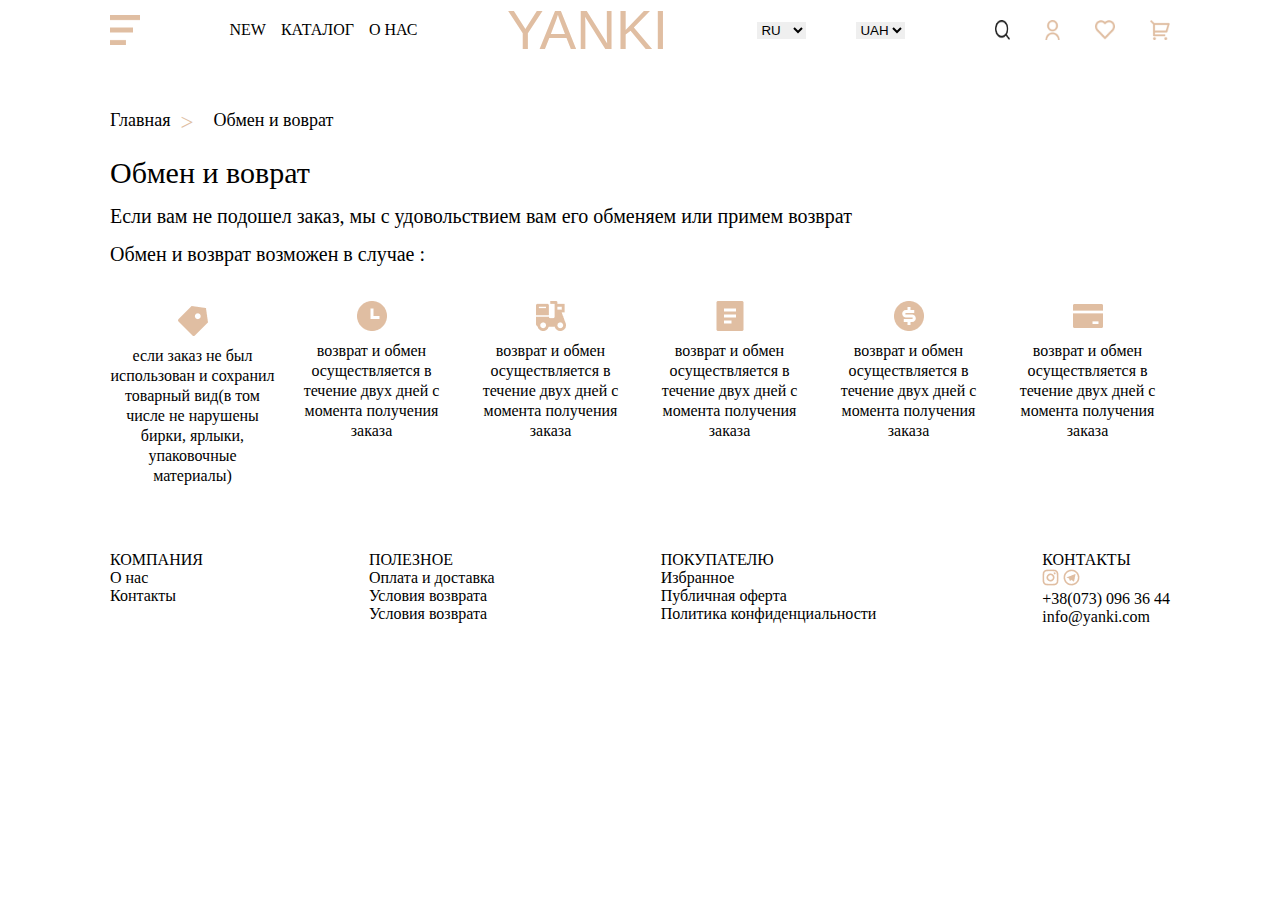
<file: index.html>
<!DOCTYPE html>
<html lang="en">

<head>
    <meta charset="UTF-8">
    <meta name="viewport" content="width=device-width, initial-scale=1.0">
    <link rel="stylesheet" href="./style.css">
    <title>Document</title>
</head>

<body>
    <div class="navbar">
        <img src="./img/Group 1 (1).png" alt="">
        <div class="box1">
            <p class="p111">NEW</p>
            <p class="p111">КАТАЛОГ</p>
            <p class="p111">О НАС</p>
        </div>
        <div class="box2">
            <p class="p121">YANKI</p>
        </div>
        <div class="box3">
            <select name="" id="">
                <option value="k1">RU</option>
                <option value="k1">UZB</option>
                <option value="k1">ENG</option>
            </select>
            <select class="sel1" name="" id="">
                <option value="">UAH</option>
            </select>
        </div>
        <div class="box4">
            <img class="i1" src="./img/Frame.png" alt="">
            <img class="i1" src="./img/Vector.png" alt="">
            <img class="i2" src="./img/Vector (1).png" alt="">
            <img class="i3" src="./img/Vector (2).png" alt="">
        </div>
    </div>

    <div class="pasti">
        <div class="box5">
            <p>Главная
            <p class="l">></p>
            </p>
            <p class="l1">Обмен и воврат</p>
        </div>
        <div class="box6">
            <p>Обмен и воврат</p>
            <p class="l2">Если вам не подошел заказ, мы с удовольствием вам его обменяем или примем возврат</p>
            <p class="l3">Обмен и возврат возможен в случае :</p>
        </div>
        <div class="box7">
            <div class="box8">
                <div class="a1">
                    <img src="./img/Vector (4).png" alt="">
                    <p>если заказ не был использован и сохранил товарный вид(в том числе не нарушены бирки, ярлыки,
                        упаковочные материалы)</p>
                </div>
                <div class="a2">
                    <img src="./img/Frame (1).png" alt="">
                    <p>возврат и обмен осуществляется в течение двух дней с момента получения заказа
                    </p>
                </div>
                <div class="a3">
                    <img src="./img/Frame (2).png" alt="">
                    <p>возврат и обмен осуществляется в течение двух дней с момента получения заказа
                    </p>
                </div>
                <div class="a4">
                    <img src="./img/Frame (3).png" alt="">
                    <p>возврат и обмен осуществляется в течение двух дней с момента получения заказа
                    </p>
                </div>
                <div class="a5">
                    <img src="./img/Frame (4).png" alt="">
                    <p>возврат и обмен осуществляется в течение двух дней с момента получения заказа
                    </p>
                </div>
                <div class="a6">
                    <img src="./img/Frame (5).png" alt="">
                    <p>возврат и обмен осуществляется в течение двух дней с момента получения заказа
                    </p>
                </div>
            </div>
            <div class="box9">
                <div class="a7">
                    <p>КОМПАНИЯ</p>
                    <p class="o1">O нас</p>
                    <p class="o2">Контакты</p>
                </div>
                <div class="a8">
                    <p>ПОЛЕЗНОЕ</p>
                    <p class="o3">Оплата и доставка</p>
                    <p class="o4">Условия возврата</p>
                    <p class="o5">Условия возврата</p>
                </div>
                <div class="a9">
                    <p>ПОКУПАТЕЛЮ</p>
                    <p class="o6">Избранное</p>
                    <p class="o7">Публичная оферта</p>
                    <p class="o8">Политика конфиденциальности</p>
                </div>
                <div class="a10">
                    <p>КОНТАКТЫ</p>
                    <p class="09">
                        <img src="./img/Vector (5).png" alt="">
                        <img src="./img/Vector (6).png" alt="">
                    </p>
                    <p class="o10">+38(073) 096 36 44</p>
                    <p class="o11">info@yanki.com</p>
                </div>
            </div>

        </div>
    </div>

</body>

</html>
</file>
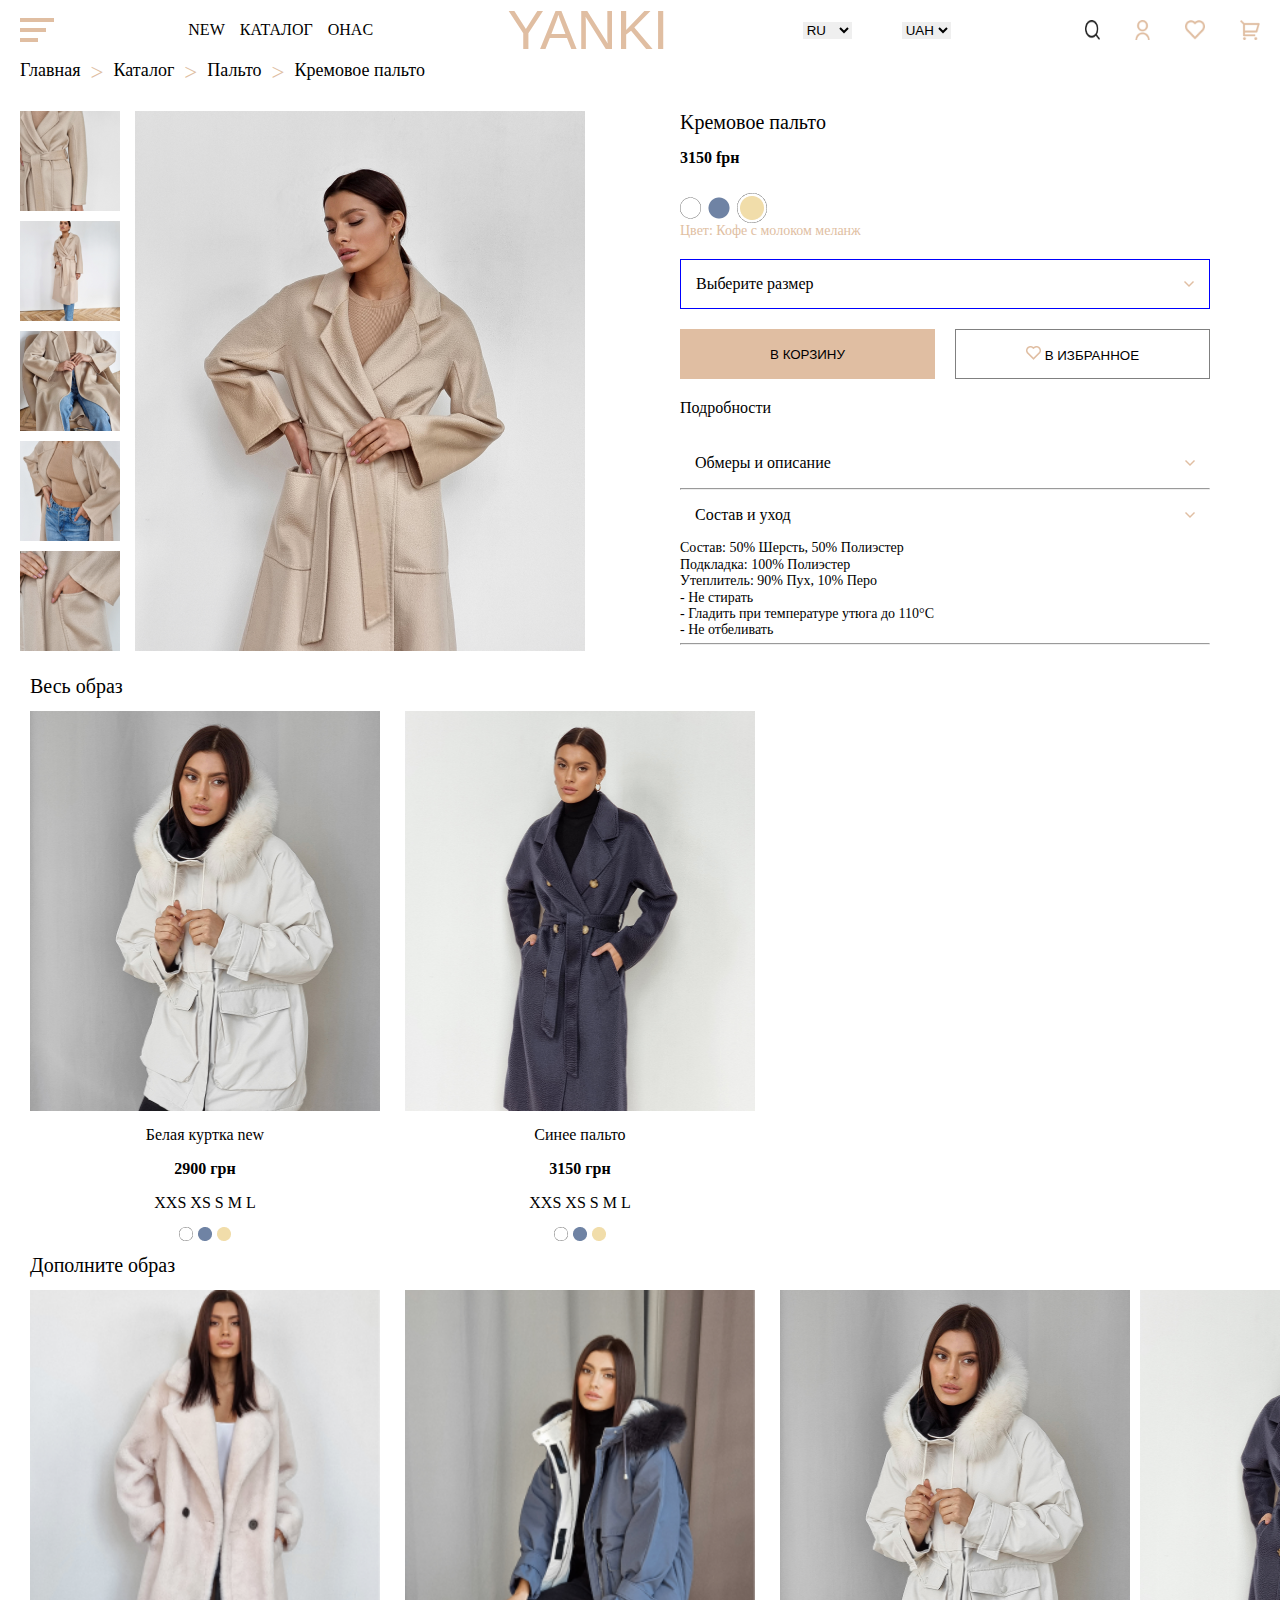
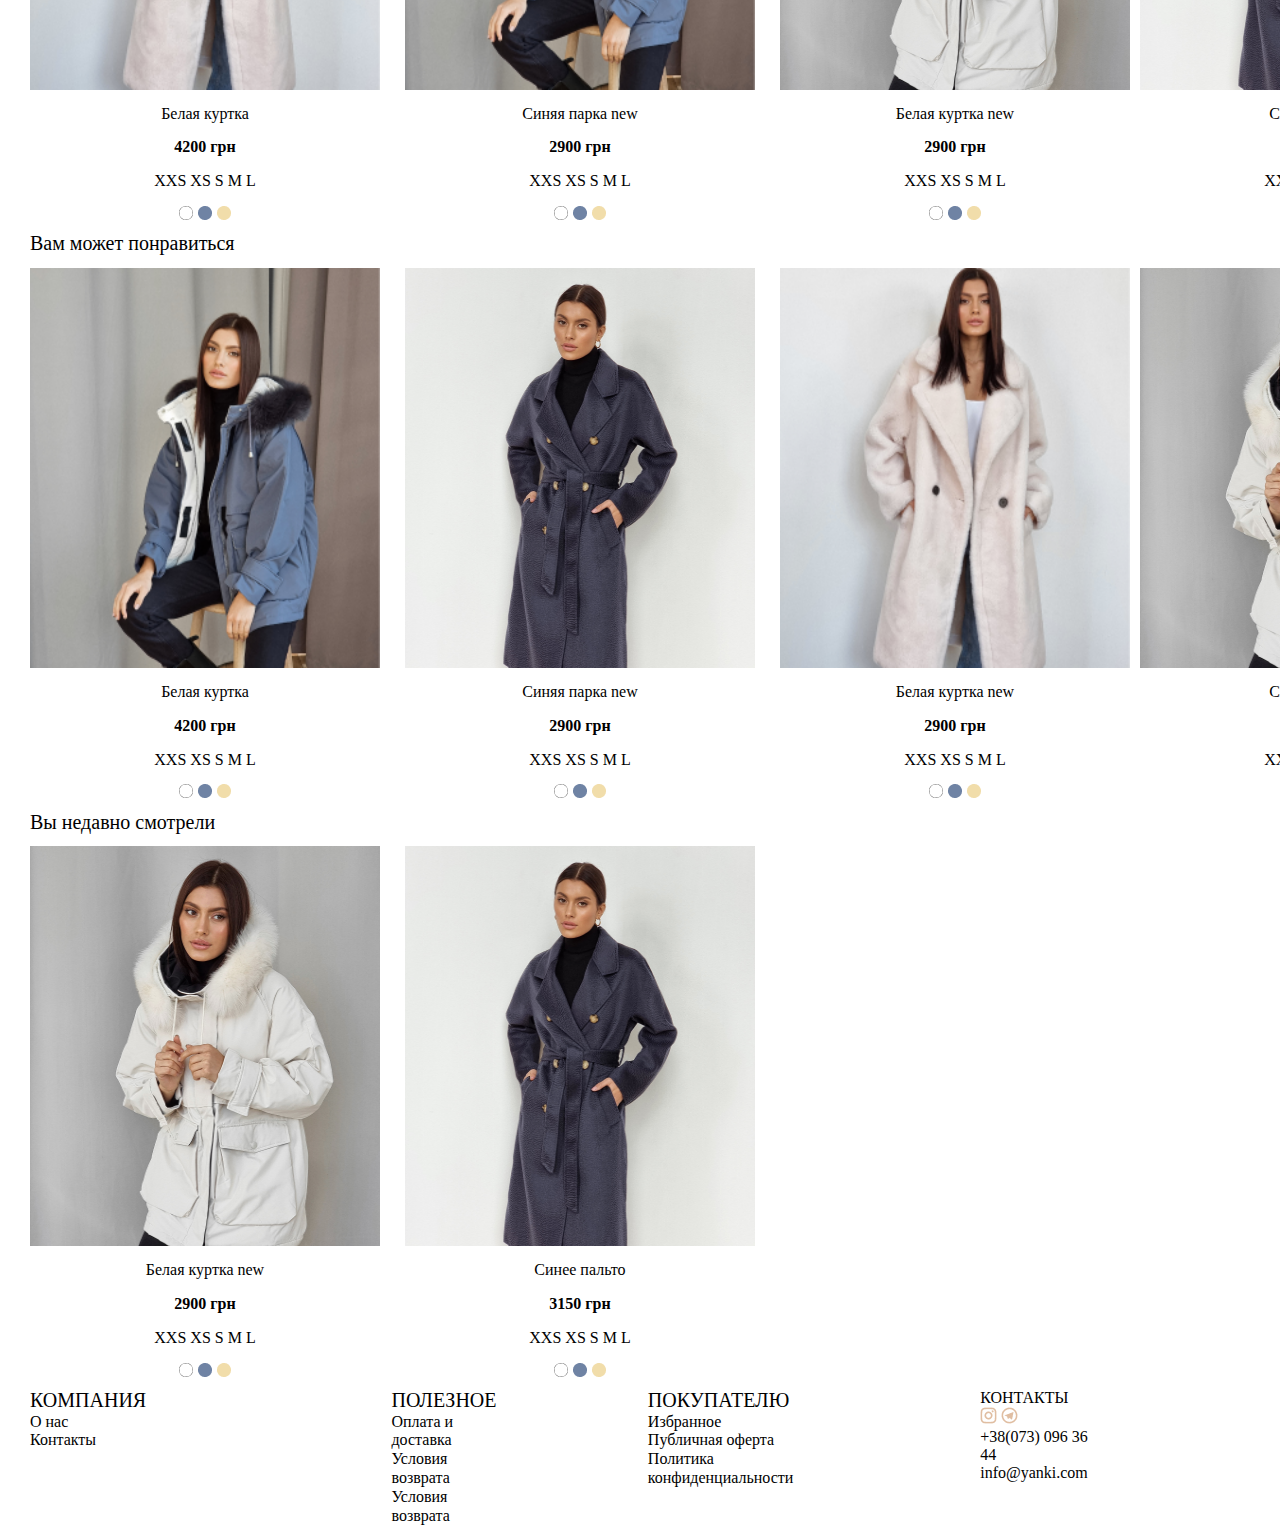
<file: index1.html>
<!DOCTYPE html>
<html lang="en">

<head>
    <meta charset="UTF-8">
    <meta name="viewport" content="width=device-width, initial-scale=1.0">
    <link rel="stylesheet" href="./css.css">
    <title>Document</title>
</head>

<body>
    <div class="now">
        <div class="navbar">
            <img src="./img/Group 1 (1).png" alt="">
            <div class="box1">
                <p class="p111">NEW</p>
                <p class="p111">КАТАЛОГ</p>
                <p class="p111">OHAC</p>
            </div>
            <div class="box2">
                <p>YANKI</p>
            </div>
            <div class="box3">
                <select name="" id="">
                    <option value="k1">RU</option>
                    <option value="k1">UZB</option>
                    <option value="k1">ENG</option>
                </select>
                <select class="sel1" name="" id="">
                    <option value="">UAH</option>
                </select>
            </div>
            <div class="box4">
                <img class="i1" src="./img/Frame.png" alt="">
                <img class="i1" src="./img/Vector.png" alt="">
                <img class="i2" src="./img/Vector (1).png" alt="">
                <img class="i3" src="./img/Vector (2).png" alt="">
            </div>
        </div>
        <div class="pasti">
            <div class="box5">
                <p>Главная</p>
                <p class="l">></p>
                <p class="l2">Каталог</p>
                <p class="l3">></p>
                <p class="l4">Пальто</p>
                <p class="l5">></p>
                <p class="l7">Кремовое пальто</p>
            </div>
            <div class="box6">
                <div class="box7">
                    <div class="box8">
                        <img src="./img/Rectangle 21.png" alt="">
                        <img src="./img/Rectangle 22.png" alt="">
                        <img src="./img/Rectangle 23.png" alt="">
                        <img src="./img/Rectangle 24.png" alt="">
                        <img src="./img/Rectangle 25.png" alt="">
                    </div>
                    <div class="box9">
                        <img src="./img/Group 50.png" alt="">
                    </div>
                </div>
                <div class="hay">
                    <div class="best">
                        <div class="box">
                            <div class="box10">
                                <p>Kpeмoвoe пaльтo</p>
                            </div>
                            <div class="box11">
                                <p>3150 fpн</p>
                            </div>
                        </div>
                        <div class="box12">
                            <div class="mdm">
                                <div class="box13">
                                    <img src="./img/Group 47 (1).png" alt="">
                                </div>
                                <div class="box14">
                                    <p>Цвет: Кофе c молоком меланж</p>
                                </div>
                            </div>
                            <div class="box16">
                                <div class="box15">
                                    <p>Выберите размер</p>
                                    <img src="./img/Vector (8).png" alt="">
                                </div>
                            </div>
                            <div class="box17">
                                <button class="btn1">
                                    B КОРЗИНУ
                                </button>
                                <button class="btn2">
                                    <img src="./img/Vector (10).png" alt="">
                                    B ИЗБРАННОЕ
                                </button>
                            </div>
                            <div class="box18">
                                <p>Подробности</p>
                            </div>
                            <div class="aaa">
                                <div class="bb">
                                    <div class="box19">
                                        <p>Обмеры и описание</p>
                                        <img src="./img/Vector (8).png" alt="">
                                    </div>
                                    <div class="ll">
                                        <hr>
                                    </div>
                                </div>
                                <div class="bbb">
                                    <div class="box20">
                                        <p>Состав и уход</p>
                                        <img src="./img/Vector (8).png" alt="">
                                    </div>
                                    <div class="kk">
                                        <p>Состав: 50% Шерсть, 50% Полиэстер</p>
                                        <p>Подкладка: 100% Полиэстер</p>
                                        <p>Утеплитель: 90% Пух, 10% Перо</p>
                                        <p>- He стирать</p>
                                        <p>- Гладить при температуре утюга до 110°C</p>
                                        <p>- Не отбеливать</p>
                                    </div>
                                    <div class="lll">
                                        <hr>
                                    </div>

                                    <div class="kuy">
                                        <div class="newpast">
                                            <div class="box21">
                                                <p>Весь образ</p>
                                            </div>
                                            <div class="ghj">
                                                <div class="box22">
                                                    <img src="./img/Rectangle 11.png" alt="">
                                                    <p>Белая куртка new</p>
                                                    <p class="z">2900 грн</p>
                                                    <p class="zz">XXS XS S M L</p>
                                                    <img class="zzz" src="./img/Group 51.png" alt="">
                                                </div>

                                                <div class="box23">
                                                    <img src="./img/Rectangle 10.png" alt="">
                                                    <p>Синее пальто</p>
                                                    <p class="x">3150 грн</p>
                                                    <p class="xx">XXS XS S M L</p>
                                                    <img class="xxx" src="./img/Group 51.png" alt="">
                                                </div>
                                            </div>
                                        </div>



                                        <div class="mjk">
                                            <div class="box24">
                                                <p>Дополните образ</p>
                                            </div>
                                            <div class="bfd">
                                                <div class="box25">
                                                    <img src="./img/Rectangle 7.png" alt="">
                                                    <p>Белая куртка</p>
                                                    <p class="z">4200 грн</p>
                                                    <p class="zz">XXS XS S M L</p>
                                                    <img class="zzz" src="./img/Group 51.png" alt="">
                                                </div>

                                                <div class="box26">
                                                    <img src="./img/Rectangle 9.png" alt="">
                                                    <p>Синяя парка new</p>
                                                    <p class="x">2900 грн</p>
                                                    <p class="xx">XXS XS S M L</p>
                                                    <img class="xxx" src="./img/Group 51.png" alt="">
                                                </div>

                                                <div class="bfd">
                                                    <div class="lob">
                                                        <div class="box27">
                                                            <img src="./img/Rectangle 11.png" alt="">
                                                            <p>Белая куртка new</p>
                                                            <p class="z">2900 грн</p>
                                                            <p class="zz">XXS XS S M L</p>
                                                            <img class="zzz" src="./img/Group 51.png" alt="">
                                                        </div>

                                                        <div class="box28">
                                                            <img src="./img/Rectangle 10.png" alt="">
                                                            <p>Синее пальто</p>
                                                            <p class="x">3150 грн</p>
                                                            <p class="xx">XXS XS S M L</p>
                                                            <img class="xxx" src="./img/Group 51.png" alt="">
                                                        </div>
                                                    </div>
                                                </div>
                                            </div>
                                        </div>




                                        <div class="mjk">
                                            <div class="box29">
                                                <p>Вам может понравиться</p>
                                            </div>
                                            <div class="dfg">
                                                <div class="bfd">
                                                    <!-- <div class="lob"> -->
                                                    <div class="box30">
                                                        <img src="./img/Rectangle 9.png" alt="">
                                                        <p>Белая куртка</p>
                                                        <p class="q">4200 грн</p>
                                                        <p class="qq">XXS XS S M L</p>
                                                        <img class="qqq" src="./img/Group 51.png" alt="">
                                                    </div>

                                                    <div class="box31">
                                                        <img src="./img/Rectangle 10.png" alt="">
                                                        <p>Синяя парка new</p>
                                                        <p class="s">2900 грн</p>
                                                        <p class="ss">XXS XS S M L</p>
                                                        <img class="sss" src="./img/Group 51.png" alt="">
                                                    </div>
                                                    <!-- </div> -->
                                                    <div class="lob">
                                                        <div class="box32">
                                                            <img src="./img/Rectangle 7.png" alt="">
                                                            <p>Белая куртка new</p>
                                                            <p class="r">2900 грн</p>
                                                            <p class="rr">XXS XS S M L</p>
                                                            <img class="rrr" src="./img/Group 51.png" alt="">
                                                        </div>

                                                        <div class="box33">
                                                            <img src="./img/Rectangle 11.png" alt="">
                                                            <p>Синее пальто</p>
                                                            <p class="t">3150 грн</p>
                                                            <p class="tt">XXS XS S M L</p>
                                                            <img class="ttt" src="./img/Group 51.png" alt="">
                                                        </div>
                                                    </div>
                                                </div>
                                            </div>
                                        </div>



                                        <div class="mgu">
                                            <div class="box34">
                                                <p>Вы недавно смотрели</p>
                                            </div>
                                            <div class="bhr">
                                                <div class="box35">
                                                    <img src="./img/Rectangle 11.png" alt="">
                                                    <p>Белая куртка new</p>
                                                    <p class="w">2900 грн</p>
                                                    <p class="ww">XXS XS S M L</p>
                                                    <img class="www" src="./img/Group 51.png" alt="">
                                                </div>

                                                <div class="box36">
                                                    <img src="./img/Rectangle 10.png" alt="">
                                                    <p>Синее пальто</p>
                                                    <p class="f">3150 грн</p>
                                                    <p class="ff">XXS XS S M L</p>
                                                    <img class="fff" src="./img/Group 51.png" alt="">
                                                </div>
                                            </div>
                                        </div>
                                        <div class="box777">
                                            <div class="box111">
                                                <div class="a7">
                                                    <p>КОМПАНИЯ</p>
                                                    <p class="o1">O нас</p>
                                                    <p class="o2">Контакты</p>
                                                </div>
                                                <div class="a8">
                                                    <p>ПОЛЕЗНОЕ</p>
                                                    <p class="o3">Оплата и доставка</p>
                                                    <p class="o4">Условия возврата</p>
                                                    <p class="o5">Условия возврата</p>
                                                </div>
                                                <div class="a9">
                                                    <p>ПОКУПАТЕЛЮ</p>
                                                    <p class="o6">Избранное</p>
                                                    <p class="o7">Публичная оферта</p>
                                                    <p class="o8">Политика конфиденциальности</p>
                                                </div>
                                                <div class="a10">
                                                    <p>КОНТАКТЫ</p>
                                                    <p class="09">
                                                        <img src="./img/Vector (5).png" alt="">
                                                        <img src="./img/Vector (6).png" alt="">
                                                    </p>
                                                    <p class="o10">+38(073) 096 36 44</p>
                                                    <p class="o11">info@yanki.com</p>
                                                </div>
                                            </div>
                                        </div>
                                    </div>
                                </div>
                            </div>
                        </div>
                    </div>
                </div>
            </div>
        </div>
</body>

</html>
</file>
<file: style.css>
*{
    padding: 0;
    margin: 0;
    box-sizing: border-box;
}

body{
    display: flex;
    justify-content: center;
    align-items: center;
    flex-direction: column;
    gap: 50px;
    padding: 0 110px;
}

.navbar{
    width: 100%;
    height: 60px;
    display: flex;
    align-items: center;
    justify-content: space-between;
}

.navbar>img{
    display: flex;
    width: 30px;
    height: 30px;
}

.box1{
    display: flex;
    gap: 15px;
}

.box1>.p1{
    color: #E0BEA2;
}

.box2{
    font-size: 55px;
    color: #E0BEA2;
    font-family: sans-serif;
}

.box3{
    display: flex;
    gap: 50px;
}

select{
    border: none;
}
.sel1{
    border: none;
}

.box4{
    display: flex;
    gap: 35px;
}

.box4>img{
    width: 20px;
    height: 20px;
}

.box4>.i1{
    width: 15px;
    height: 20px;
}

.box4>.i2{
    width: 20px;
    height: 20px;
}

.box4>.i3{
    width: 20px;
    height: 20px;
}

.pasti{
    width: 100%;
    display: flex;
    flex-direction: column;
    gap: 20px;
}

.box5{
    display: flex;
    gap: 10px;
}
.box5>p{
    font-size: 18px;
}
.box5>.l{
    color: #E0BEA2;
    font-size: 23px;
}
.box6{
    display: flex;
    gap: 15px;
    flex-direction: column
}
.box6>p{
    font-size: 30px;
}

.box6>.l2{
    font-size: 20px;
}

.box6>.l3{
    font-size: 20px;
}
.box7{
    width: 100%;
    height: 500px;
    display: flex;
    flex-direction: column;
    align-items: center;
    justify-content: space-between;
}
.box8{
    width: 100%;
    height: 300px;
    display: flex;
    justify-content: space-between;
    flex-wrap: wrap;
    margin-top: 15px;
}

.box9{
    width: 100%;
    height: 300px;
    display: flex;
    justify-content: space-between;
    flex-wrap: wrap;
    margin-top: 15px;
}

.a1{
    width: 165px;
    height: 190px;
    display: flex;
    justify-content: center;
    align-items: center;
    flex-direction: column;
    gap: 10px;
}

.a1>img{
    width: 30px;
    height: 30px;
}

.a1>p{
    font-family: Raleway;
    font-size: 16px;
    font-weight: 300;
    line-height: 20px;
    text-align: center;
}

.a2{
    width: 165px;
    height: 140px;
    display: flex;
    justify-content: center;
    align-items: center;
    flex-direction: column;
    gap: 10px;
}
.a2>img{
    width: 30px;
    height: 30px;
}

.a2>p{
    font-family: Raleway;
    font-size: 16px;
    font-weight: 300;
    line-height: 20px;
    text-align: center;
}
.a3{
    width: 165px;
    height: 140px;
    display: flex;
    justify-content: center;
    align-items: center;
    flex-direction: column;
    gap: 10px;
}
.a3>img{
    width: 30px;
    height: 30px;
}

.a3>p{
    font-family: Raleway;
    font-size: 16px;
    font-weight: 300;
    line-height: 20px;
    text-align: center;
}
.a4{
    width: 165px;
    height: 140px;
    display: flex;
    justify-content: center;
    align-items: center;
    flex-direction: column;
    gap: 10px;
}
.a4>img{
    width: 30px;
    height: 30px;
}

.a4>p{
    font-family: Raleway;
    font-size: 16px;
    font-weight: 300;
    line-height: 20px;
    text-align: center;
}
.a5{
    width: 165px;
    height: 140px;
    display: flex;
    justify-content: center;
    align-items: center;
    flex-direction: column;
    gap: 10px;
}
.a5>img{
    width: 30px;
    height: 30px;
}

.a5>p{
    font-family: Raleway;
    font-size: 16px;
    font-weight: 300;
    line-height: 20px;
    text-align: center;
}
.a6{
    width: 165px;
    height: 140px;
    display: flex;
    justify-content: center;
    align-items: center;
    flex-direction: column;
    gap: 10px;
}
.a6>img{
    width: 30px;
    height: 30px;
}

.a6>p{
    font-family: Raleway;
    font-size: 16px;
    font-weight: 300;
    line-height: 20px;
    text-align: center;
}


/* 
.a7>p{
    font-family: Raleway;
    font-size: 20px;
    font-weight: 300;
    line-height: 23.48px;
    text-align: left;
}
.a7>.o1{
    font-family: Raleway;
    font-size: 16px;
    font-weight: 200;
    line-height: 18.78px;
    text-align: left;
}
.a7>.o2{
    font-family: Raleway;
    font-size: 16px;
    font-weight: 200;
    line-height: 18.78px;
    text-align: left;
} */
/* .a8>p{
    font-family: Raleway;
    font-size: 20px;
    font-weight: 300;
    line-height: 23.48px;
    text-align: left;
}
.a8>.o3{
    font-family: Raleway;
    font-size: 16px;
    font-weight: 200;
    line-height: 18.78px;
    text-align: left;
}
.a8>.o4{
    font-family: Raleway;
    font-size: 16px;
    font-weight: 200;
    line-height: 18.78px;
    text-align: left;
}
.a8>.o5{
    font-family: Raleway;
    font-size: 16px;
    font-weight: 200;
    line-height: 18.78px;
    text-align: left;
} */
/* .a9>p{
    font-family: Raleway;
    font-size: 20px;
    font-weight: 300;
    line-height: 23.48px;
    text-align: left;
}
.a9>.o6{
    font-family: Raleway;
    font-size: 16px;
    font-weight: 200;
    line-height: 18.78px;
    text-align: left;
}
.a9>.o7{
    font-family: Raleway;
    font-size: 16px;
    font-weight: 200;
    line-height: 18.78px;
    text-align: left;
}
.a9>.o8{
    font-family: Raleway;
    font-size: 16px;
    font-weight: 200;
    line-height: 18.78px;
    text-align: left;
} */
/* .a10>.o9{
    font-family: Raleway;
    font-size: 20px;
    font-weight: 300;
    line-height: 23.48px;
    text-align: left;
}
.a10>.o11{
    font-family: Raleway;
    font-size: 16px;
    font-weight: 200;
    line-height: 18.78px;
    text-align: left;
}
.a10>.o12{
    font-family: Raleway;
    font-size: 16px;
    font-weight: 200;
    line-height: 18.78px;
    text-align: left;
} */


@media screen and (max-width: 1240px){
        .box9{
            display: flex;
            align-items: center;
            text-align: center;
            justify-content: center;
       
            gap: 10px;
            margin-top: 380px;
        }
        .box8{
            display: flex;
            align-items: center;
            text-align: center;
            justify-content: center;
       
            gap: 10px;
        }
        .o8,
        .o7,
        .o6,
        .o5,
        .o4,
        .o3,
        .o2,
        .o1{
            display: none;
        }
        .a7,
        .a8,
        .a9{
            width: -300px;
            height: -15px;
            border-bottom: 3px solid gray;
            padding-top: 260px;
        }
      
    }
    @media screen and (max-width: 925px){
        .p111{
            display: none;
        }
    }
    
@media screen and (max-width: 900px) {
    .i1,
    .p111 {
        display: none;
    }
}
@media screen and (max-width: 850px) {
    .sel1{
        display: none;
    }
}
@media screen and (max-width: 840px) {
    .l1{
        font-size: 25px;
    }
}
</file>
<file: css.css>
*{
    padding: 0;
    margin: 0;
    box-sizing: border-box;
}

body{
    display: flex;
    align-items: center;
    gap: 50px;
    width: 100%;
    height: 100vh;
    flex-direction: column;
    padding: 0 20px;
}

.navbar{
    width: 100%;
    height: 60px;
    display: flex;
    align-items: center;
    justify-content: space-between;
}

.box1{
    display: flex;
    gap: 15px;
}

.box1>.p1{
    color: #E0BEA2;
}

.box2{
    font-size: 55px;
    color: #E0BEA2;
    font-family: sans-serif;
}

.box3{
    display: flex;
    gap: 50px;
}

select{
    border: none;
}

.box4{
    display: flex;
    gap: 35px;
}

.box4>img{
    width: 20px;
    height: 20px;
}

.box4>.i1{
    width: 15px;
    height: 20px;
}

.box4>.i2{
    width: 20px;
    height: 20px;
}

.box4>.i3{
    width: 20px;
    height: 20px;
}
.pasti{
    width: 100%;
    height: 300px;
    display: flex;
    flex-direction: column;
    gap: 25px;
}

.box5{
    display: flex;
    gap: 10px;
}
.box5>p{
    font-size: 18px;
}
.box5>.l{
    color: #E0BEA2;
    font-size: 23px;
}
.box5>.l3{
    color: #E0BEA2;
    font-size: 23px;
}
.box5>.l5{
    color: #E0BEA2;
    font-size: 23px;
}
.box6{
    display: flex;
    width: 100%;
    height: 569px;  
}
.box7{
    display: flex;
    gap: 15px;
    width: 660px;
    height: 540px;
}
.box8{
    display: flex;
    gap: 10px;
    flex-direction: column;
}
.box8>img{
    width: 100px;
    height: 100px;
}
.box9{
    width: 450px;
    height: 540px;
}
.box10{
    width: 166px;
    height: 23px;
    display: flex;
}
.box11{
    width: 68px;
    height: 19px;
    display: flex;
}
.box10>p{
    font-family: Raleway;
    font-size: 20px;
    font-weight: 300;
    line-height: 23.48px;
    text-align: center;
}
.box11>p{
    font-family: Raleway;
    font-size: 16px;
    font-weight: 700;
    line-height: 18.78px;
    text-align: center;
}
.box{
    display: flex;
    gap: 15px;
    flex-direction: column;
}
.box12{
    display: flex;
    flex-direction: column;
    gap: 20px;
    width: 203px;
    height: 56px;
}
.box13{
    width: 87px;
    height: 30px;
}
.box14{
    display: flex;
    color: #E0BEA2;
}
.box14>p{
    font-family: Raleway;
    font-size: 14px;
    font-weight: 300;
    line-height: 16.44px;
    text-align: center;
}
.best{
    display: flex;
    flex-direction: column;
    gap: 25px;
}
.box15{
    width: 530px;
    height: 50px;
    border: 1px solid blue;
    display: flex;
    align-items: center;
    justify-content: space-between;
    padding: 15px;
}
.box15>p{
    font-family: Raleway;
    font-size: 16px;
    font-weight: 200;
    line-height: 18.78px;
    text-align: center;
}
.box16{
    width: 530px;
    height: 50px;
}
.box17{
    width: 555px;
    height: 50px;
    display: flex;
    gap: 20px;
}
.box17>.btn2{
    width: 255px;
    height: 50px;
    background: none;
    border: 1px solid gray;
}
.box17>.btn2>img{
    width: 15px;
    height: 13.86px;
}
.box17>.btn1{
    border: none;
    background-color: #E0BEA2;
    width: 255px;
    height: 50px;
}
.box18{
    display: flex;
}
.box18>p{
    font-family: Raleway;
    font-size: 16px;
    font-weight: 300;
    line-height: 18.78px;
    text-align: center;
}
.box19{
    width: 530px;
    height: 50px;
    display: flex;
    align-items: center;
    justify-content: space-between;
    padding: 15px;
}
.bb{
    display: flex;
    flex-direction: column;
    gap: -10px;
}
.ll>hr{
    width: 530px;
}
.box20{
    width: 530px;
    height: 50px;
    display: flex;
    align-items: center;
    justify-content: space-between;
    padding: 15px;
}
.box20>p{
    font-family: Raleway;
    font-size: 16px;
    font-weight: 300;
    line-height: 18.78px;
    text-align: center;
}
.bbb{
    display: flex;
    flex-direction: column;
    gap: -10px;
}
.lll>hr{
    width: 530px;
}
.kk{
    width: 530px;
    height: 103px;
    display: flex;
    flex-direction: column;
}
.kk>p{
    font-family: Raleway;
    font-size: 14px;
    font-weight: 200;
    line-height: 16.44px;
    text-align: left;
}
.aaa{
    display: flex;
    flex-direction: column;
    gap: -30px;
}
.box21{
    display: flex;
}
.box21>p{
    font-family: Raleway;
    font-size: 20px;
    font-weight: 300;
    line-height: 23.48px;
    text-align: center;
}
.newpast{
    display: flex;
    flex-direction: column;
}
.box22{
    display: flex;
    gap: 15px;
    flex-direction: column;
    justify-content: center;
    align-items: center;
}
.box22>img{
    width: 350px;
    height: 400px;
}
.box22>p{
    font-family: Raleway;
    font-size: 16px;
    font-weight: 300;
    line-height: 18.78px;
    text-align: center;
}
.box22>.z{
    font-family: Raleway;
    font-size: 16px;
    font-weight: 700;
    line-height: 18.78px;
    text-align: center;
}

.box22>.zz{
    font-family: Raleway;
    font-size: 16px;
    font-weight: 300;
    line-height: 18.78px;
    text-align: center;
}
.box22>.zzz{
    width: 52px;
    height: 14px;
}
.box23{
    display: flex;
    gap: 15px;
    flex-direction: column;
    justify-content: center;
    align-items: center;
}
.box23>img{
    width: 350px;
    height: 400px;
}
.box23>p{
    font-family: Raleway;
    font-size: 16px;
    font-weight: 300;
    line-height: 18.78px;
    text-align: center;
}
.box23>.x{
    font-family: Raleway;
    font-size: 16px;
    font-weight: 700;
    line-height: 18.78px;
    text-align: center;
}

.box23>.xx{
    font-family: Raleway;
    font-size: 16px;
    font-weight: 300;
    line-height: 18.78px;
    text-align: center;
}
.box23>.xxx{
    width: 52px;
    height: 14px;
}
.ghj{
    width: 755px;
    height: 555px;
    display: flex;
    gap: 25px;
}
.gjh{
    width: 755px;
    height: 555px;
    display: flex;
    gap: 25px;
}
.box25{
    display: flex;
    gap: 15px;
    flex-direction: column;
    justify-content: center;
    align-items: center;
}
.box25>img{
    width: 350px;
    height: 400px;
}
.box25>p{
    font-family: Raleway;
    font-size: 16px;
    font-weight: 300;
    line-height: 18.78px;
    text-align: center;
}
.box25>.z{
    font-family: Raleway;
    font-size: 16px;
    font-weight: 700;
    line-height: 18.78px;
    text-align: center;
}

.box25>.zz{
    font-family: Raleway;
    font-size: 16px;
    font-weight: 300;
    line-height: 18.78px;
    text-align: center;
}
.box25>.zzz{
    width: 52px;
    height: 14px;
}
.box26{
    display: flex;
    gap: 15px;
    flex-direction: column;
    justify-content: center;
    align-items: center;
}
.box26>img{
    width: 350px;
    height: 400px;
}
.box26>p{
    font-family: Raleway;
    font-size: 16px;
    font-weight: 300;
    line-height: 18.78px;
    text-align: center;
}
.box26>.x{
    font-family: Raleway;
    font-size: 16px;
    font-weight: 700;
    line-height: 18.78px;
    text-align: center;
}

.box26>.xx{
    font-family: Raleway;
    font-size: 16px;
    font-weight: 300;
    line-height: 18.78px;
    text-align: center;
}
.box26>.xxx{
    width: 52px;
    height: 14px;
}
.bfd{
    width: 755px;
    height: 555px;
    display: flex;
    gap: 25px;
}
.box24{
    display: flex;
}
.box24>p{
    font-family: Raleway;
    font-size: 20px;
    font-weight: 300;
    line-height: 23.48px;
}
.box27{
    display: flex;
    gap: 15px;
    flex-direction: column;
    justify-content: center;
    align-items: center;
}
.box27>img{
    width: 350px;
    height: 400px;
}
.box27>p{
    font-family: Raleway;
    font-size: 16px;
    font-weight: 300;
    line-height: 18.78px;
    text-align: center;
}
.box27>.z{
    font-family: Raleway;
    font-size: 16px;
    font-weight: 700;
    line-height: 18.78px;
    text-align: center;
}

.box27>.zz{
    font-family: Raleway;
    font-size: 16px;
    font-weight: 300;
    line-height: 18.78px;
    text-align: center;
}
.box27>.zzz{
    width: 52px;
    height: 14px;
}
.box28{
    display: flex;
    gap: 15px;
    flex-direction: column;
    justify-content: center;
    align-items: center;
}
.box28>img{
    width: 350px;
    height: 400px;
}
.box28>p{
    font-family: Raleway;
    font-size: 16px;
    font-weight: 300;
    line-height: 18.78px;
    text-align: center;
}
.box28>.x{
    font-family: Raleway;
    font-size: 16px;
    font-weight: 700;
    line-height: 18.78px;
    text-align: center;
}

.box28>.xx{
    font-family: Raleway;
    font-size: 16px;
    font-weight: 300;
    line-height: 18.78px;
    text-align: center;
}
.box28>.xxx{
    width: 52px;
    height: 14px;
}

.mkj{
    width: 755px;
    height: 555px;
    display: flex;
    gap: 25px;
}
.box29{
    display: flex;
}

.box29>p{
    font-family: Raleway;
    font-size: 20px;
    font-weight: 300;
    line-height: 23.48px;
    text-align: center;
}

.box30{
    display: flex;
    gap: 15px;
    flex-direction: column;
    justify-content: center;
    align-items: center;
}
.box30>img{
    width: 350px;
    height: 400px;
}
.box30>p{
    font-family: Raleway;
    font-size: 16px;
    font-weight: 300;
    line-height: 18.78px;
    text-align: center;
}
.box30>.q{
    font-family: Raleway;
    font-size: 16px;
    font-weight: 700;
    line-height: 18.78px;
    text-align: center;
}

.box30>.qq{
    font-family: Raleway;
    font-size: 16px;
    font-weight: 300;
    line-height: 18.78px;
    text-align: center;
}
.box30>.qqq{
    width: 52px;
    height: 14px;
}
.bdf{
    display: flex;
    flex-direction: column;
}
.lob{
    display: flex;
    gap: 10px;
}
.dfg{
    display: flex;
}
.box31{
    display: flex;
    gap: 15px;
    flex-direction: column;
    justify-content: center;
    align-items: center;
}
.box31>img{
    width: 350px;
    height: 400px;
}
.box31>p{
    font-family: Raleway;
    font-size: 16px;
    font-weight: 300;
    line-height: 18.78px;
    text-align: center;
}
.box31>.s{
    font-family: Raleway;
    font-size: 16px;
    font-weight: 700;
    line-height: 18.78px;
    text-align: center;
}
.box31>.ss{
    font-family: Raleway;
    font-size: 16px;
    font-weight: 300;
    line-height: 18.78px;
    text-align: center;
}
.box31>.sss{
    width: 52px;
    height: 14px;
}

.box32{
    display: flex;
    gap: 15px;
    flex-direction: column;
    justify-content: center;
    align-items: center;
}
.box32>img{
    width: 350px;
    height: 400px;
}
.box32>p{
    font-family: Raleway;
    font-size: 16px;
    font-weight: 300;
    line-height: 18.78px;
    text-align: center;
}
.box32>.r{
    font-family: Raleway;
    font-size: 16px;
    font-weight: 700;
    line-height: 18.78px;
    text-align: center;
}
.box32>.rr{
    font-family: Raleway;
    font-size: 16px;
    font-weight: 300;
    line-height: 18.78px;
    text-align: center;
}
.box32>.rrr{
    width: 52px;
    height: 14px;
}
.box33{
    display: flex;
    gap: 15px;
    flex-direction: column;
    justify-content: center;
    align-items: center;
}
.box33>img{
    width: 350px;
    height: 400px;
}
.box33>p{
    font-family: Raleway;
    font-size: 16px;
    font-weight: 300;
    line-height: 18.78px;
    text-align: center;
}
.box33>.t{
    font-family: Raleway;
    font-size: 16px;
    font-weight: 700;
    line-height: 18.78px;
    text-align: center;
}
.box33>.tt{
    font-family: Raleway;
    font-size: 16px;
    font-weight: 300;
    line-height: 18.78px;
    text-align: center;
}
.box33>.ttt{
    width: 52px;
    height: 14px;
}


.box34{
    display: flex;
}
.box34>p{
    font-family: Raleway;
    font-size: 20px;
    font-weight: 300;
    line-height: 23.48px;
    text-align: center;
}
.box35{
    display: flex;
    gap: 15px;
    flex-direction: column;
    justify-content: center;
    align-items: center;
}
.box35>img{
    width: 350px;
    height: 400px;
}
.box35>p{
    font-family: Raleway;
    font-size: 16px;
    font-weight: 300;
    line-height: 18.78px;
    text-align: center;
}
.box35>.w{
    font-family: Raleway;
    font-size: 16px;
    font-weight: 700;
    line-height: 18.78px;
    text-align: center;
}

.box35>.ww{
    font-family: Raleway;
    font-size: 16px;
    font-weight: 300;
    line-height: 18.78px;
    text-align: center;
}
.box35>.www{
    width: 52px;
    height: 14px;
}
.box36{
    display: flex;
    gap: 15px;
    flex-direction: column;
    justify-content: center;
    align-items: center;
}
.box36>img{
    width: 350px;
    height: 400px;
}
.box36>p{
    font-family: Raleway;
    font-size: 16px;
    font-weight: 300;
    line-height: 18.78px;
    text-align: center;
}
.box36>.f{
    font-family: Raleway;
    font-size: 16px;
    font-weight: 700;
    line-height: 18.78px;
    text-align: center;
}

.box36>.ff{
    font-family: Raleway;
    font-size: 16px;
    font-weight: 300;
    line-height: 18.78px;
    text-align: center;
}
.box36>.fff{
    width: 52px;
    height: 14px;
}
.bhr{
    width: 755px;
    height: 555px;
    display: flex;
    gap: 25px;
}
.mgu{
        display: flex;
        flex-direction: column;
}




.box777{
    width: 100%;
    height: 120px;
    display: flex;
}
.box111{
    display: flex;
    gap: 150px;
}
.box111>.a7{
    width: 250px;
    height: 91px;
}
.a7>p{
    font-family: Raleway;
    font-size: 20px;
    font-weight: 300;
    line-height: 23.48px;
    text-align: left;
}
.a7>.o1{
    font-family: Raleway;
    font-size: 16px;
    font-weight: 200;
    line-height: 18.78px;
    text-align: left;
}
.a7>.o2{
    font-family: Raleway;
    font-size: 16px;
    font-weight: 200;
    line-height: 18.78px;
    text-align: left;
}
.a8>p{
    font-family: Raleway;
    font-size: 20px;
    font-weight: 300;
    line-height: 23.48px;
    text-align: left;
}
.a8>.o3{
    font-family: Raleway;
    font-size: 16px;
    font-weight: 200;
    line-height: 18.78px;
    text-align: left;
}
.a8>.o4{
    font-family: Raleway;
    font-size: 16px;
    font-weight: 200;
    line-height: 18.78px;
    text-align: left;
}
.a8>.o5{
    font-family: Raleway;
    font-size: 16px;
    font-weight: 200;
    line-height: 18.78px;
    text-align: left;
}
.a9>p{
    font-family: Raleway;
    font-size: 20px;
    font-weight: 300;
    line-height: 23.48px;
    text-align: left;
}
.a9>.o6{
    font-family: Raleway;
    font-size: 16px;
    font-weight: 200;
    line-height: 18.78px;
    text-align: left;
}
.a9>.o7{
    font-family: Raleway;
    font-size: 16px;
    font-weight: 200;
    line-height: 18.78px;
    text-align: left;
}
.a9>.o8{
    font-family: Raleway;
    font-size: 16px;
    font-weight: 200;
    line-height: 18.78px;
    text-align: left;
}
.a10>.o9{
    font-family: Raleway;
    font-size: 20px;
    font-weight: 300;
    line-height: 23.48px;
    text-align: left;
}
.a10>.o11{
    font-family: Raleway;
    font-size: 16px;
    font-weight: 200;
    line-height: 18.78px;
    text-align: left;
}
.now{
    width: 100%;
}
.hay{
    display: flex;
    flex-direction: column;
}
.kuy{
    margin-left: -650px;
    display: flex;
    flex-direction: column;
    margin-top: 30px;
}

@media screen and (max-width: 950px) {
    .kuy{
        margin-left: 0px;
        margin-top: 30px;
    }
}

@media screen and (max-width: 950px){
    .box6{
        display: flex;
        flex-direction: column;
    }
    .best{
        margin-top: 250px;
    }
    .now{
        display: flex;
        flex-direction: column;
    }
    .box7{
        width: 400px;
        height: 400px;
    }
}
    

@media screen and (max-width: 925px){
    .p111{
        display: none;
    }
}

@media screen and (max-width: 900px) {
.i1,
.p111 {
    display: none;
}
}
@media screen and (max-width: 865px) {
    .lob{
        display: none;
    }
}
@media screen and (max-width: 860px){
    .box777{
        display: none;
        justify-content: center;
        align-items: center;
        text-align: center;
        margin-top: 230px;
    }
    .box111{
        display: flex;
        flex-direction: column;
       
    }
    .o11,
    .o10,
    .o9>img,
    .o8,
    .o7,
    .o6,
    .o5,
    .o4,
    .o3,
    .o2,
    .o1{
        display: none;
    }
    .a7,
    .a8,
    .a9,
    .a10{
        width: -300px;
        height: -15px;
        border-bottom: 3px solid gray;
    }
}
@media screen and (max-width: 850px) {
.sel1{
    display: none;
}
.box5{
        display: none;
}
}
@media screen and (max-width: 840px) {
.l1{
    font-size: 25px;
}
}
</file>
